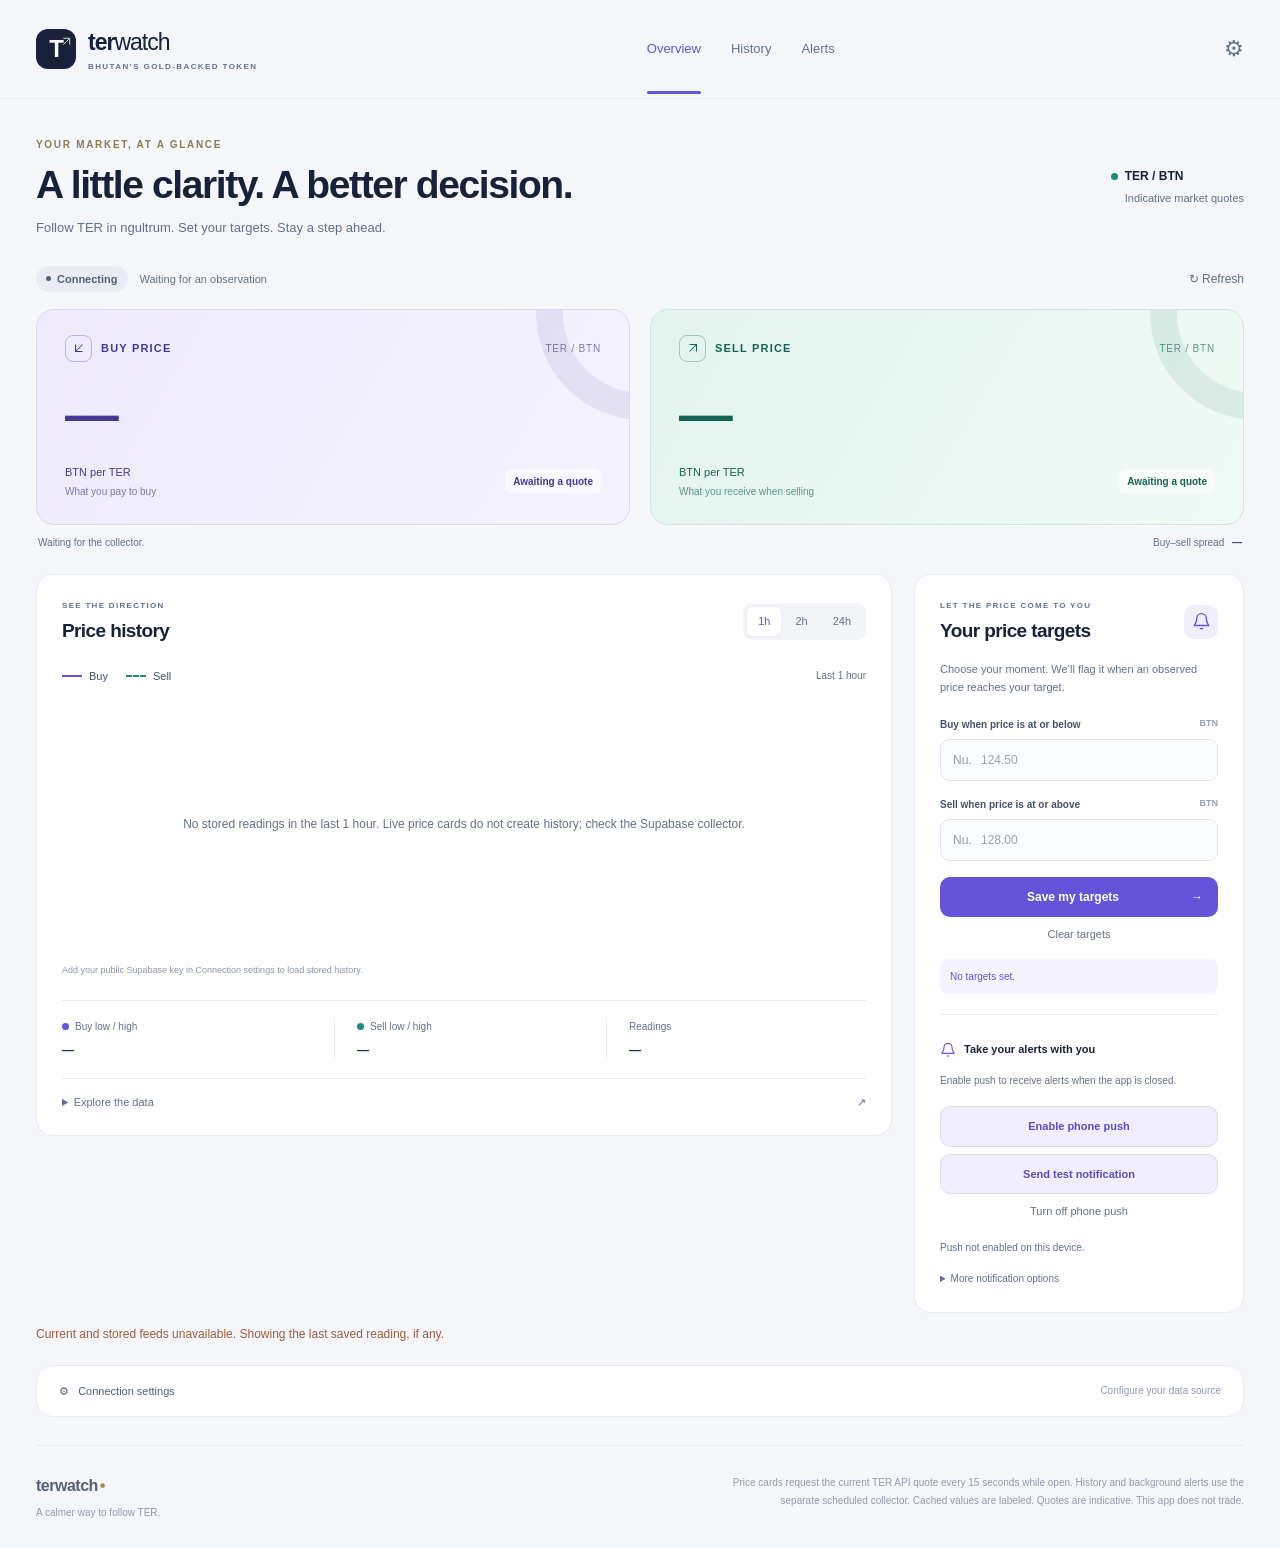
<file: pwa/index.html>
<!doctype html>
<html lang="en"><head><meta charset="utf-8"><meta name="viewport" content="width=device-width,initial-scale=1"><meta name="theme-color" content="#111827"><meta name="apple-mobile-web-app-capable" content="yes"><meta name="referrer" content="no-referrer"><link rel="manifest" href="manifest.webmanifest"><link rel="icon" href="icon.svg"><link rel="stylesheet" href="style.css"><title>TER Watch · Your market, at a glance</title></head>
<body><a class="skip-link" href="#overview">Skip to dashboard</a><header><a href="./" class="brand"><span class="brand-mark">T<span><svg viewBox="0 0 24 24" fill="none" stroke="currentColor" stroke-width="1.8" aria-hidden="true"><path d="M6 18 18 6M6 6h12v12"/></svg></span></span><span>ter<span class="brand-light">watch</span><small>BHUTAN’S GOLD-BACKED TOKEN</small></span></a><nav aria-label="Main"><a href="#overview" class="nav-active">Overview</a><a href="#history-section">History</a><a href="#targets-section">Alerts</a></nav><div class="header-actions"><button id="install" class="secondary" hidden>↓ Install app</button><a href="#connection" class="settings-link" aria-label="Connection settings">⚙</a></div></header>
<main id="overview"><section class="page-heading"><div><div class="eyebrow">YOUR MARKET, AT A GLANCE</div><h1>A little clarity.<br class="mobile-break"> A better decision.</h1><p class="intro">Follow TER in ngultrum. Set your targets. Stay a step ahead.</p></div><div class="market-label"><span class="live-dot"></span>TER / BTN<span class="market-label-sub">Indicative market quotes</span></div></section>
<div class="market-strip"><span id="health" class="badge" data-state="waiting">Connecting</span><span id="seen">Waiting for an observation</span><button id="refresh" class="text-button">↻ Refresh</button></div>
<section class="quote-grid" aria-label="Current market prices"><article class="price-card buy-card"><div class="card-top"><span class="card-label"><span class="price-icon"><svg viewBox="0 0 24 24" fill="none" stroke="currentColor" stroke-width="1.8" aria-hidden="true"><path d="M18 6 6 18M6 6v12h12"/></svg></span> BUY PRICE</span><span class="pair">TER / BTN</span></div><div id="price" class="amount">—</div><div class="card-bottom"><span>BTN per TER<span class="muted-caption">What you pay to buy</span></span><span id="buy-movement" class="movement">Awaiting a quote</span></div></article><article class="price-card sell-card"><div class="card-top"><span class="card-label"><span class="price-icon"><svg viewBox="0 0 24 24" fill="none" stroke="currentColor" stroke-width="1.8" aria-hidden="true"><path d="M6 18 18 6M6 6h12v12"/></svg></span> SELL PRICE</span><span class="pair">TER / BTN</span></div><div id="sell-price" class="amount">—</div><div class="card-bottom"><span>BTN per TER<span class="muted-caption">What you receive when selling</span></span><span id="sell-movement" class="movement">Awaiting a quote</span></div></article></section>
<div class="quote-meta"><p id="freshness">Waiting for the collector.</p><p>Buy–sell spread <strong id="spread">—</strong></p></div>
<div class="dashboard-grid"><section class="panel history" id="history-section"><div class="section-heading"><div><div class="eyebrow">SEE THE DIRECTION</div><h2>Price history</h2></div><div class="ranges" aria-label="History range"><button data-hours="1" aria-pressed="true">1h</button><button data-hours="2" aria-pressed="false">2h</button><button data-hours="24" aria-pressed="false">24h</button></div></div><div class="chart-toolbar"><div class="chart-legend" aria-label="Chart legend"><span><i class="legend-line buy-line"></i>Buy</span><span><i class="legend-line sell-line"></i>Sell</span></div><span id="chart-period">Last 1 hour</span></div><div id="chart" role="img" aria-label="Buy and sell price history chart"><div class="empty-chart">Your price journey starts with the first reading.</div></div><p id="chart-note">Bucket averages · gaps indicate missing observations</p><div class="stats dual-stats"><div><i class="legend-dot"></i>Buy low / high<strong id="buy-range">—</strong></div><div><i class="legend-dot sell-dot"></i>Sell low / high<strong id="sell-range">—</strong></div><div>Readings<strong id="samples">—</strong></div></div><details class="chart-data"><summary>Explore the data <span>↗</span></summary><div class="table-wrap"><table><thead><tr><th>Time</th><th>Average buy BTN</th><th>Average sell BTN</th><th>Readings</th></tr></thead><tbody id="rows"></tbody></table></div></details></section>
<aside class="panel alert-settings" id="targets-section"><div class="section-heading"><div><div class="eyebrow">LET THE PRICE COME TO YOU</div><h2>Your price targets</h2></div><span class="bell-icon"><svg viewBox="0 0 24 24" fill="none" stroke="currentColor" stroke-width="1.7" aria-hidden="true"><path d="M18 8a6 6 0 0 0-12 0c0 7-3 7-3 9h18c0-2-3-2-3-9ZM10 21h4"/></svg></span></div><p class="section-description">Choose your moment. We’ll flag it when an observed price reaches your target.</p><form id="alert-settings"><label for="buy-target">Buy when price is at or below <span>BTN</span></label><div class="input-wrap"><span>Nu.</span><input id="buy-target" type="number" min="0.0001" step="0.0001" inputmode="decimal" placeholder="124.50"></div><label for="sell-target">Sell when price is at or above <span>BTN</span></label><div class="input-wrap"><span>Nu.</span><input id="sell-target" type="number" min="0.0001" step="0.0001" inputmode="decimal" placeholder="128.00"></div><button class="primary full">Save my targets <span>→</span></button><button id="clear-alerts" type="button" class="text-button full">Clear targets</button></form><p id="alert-status" class="target-summary" role="status" aria-live="polite">No targets set.</p><div id="alert-banner" role="alert" hidden></div><div class="push-panel"><div class="push-heading"><span class="mini-icon"><svg viewBox="0 0 24 24" fill="none" stroke="currentColor" stroke-width="1.7" aria-hidden="true"><path d="M18 8a6 6 0 0 0-12 0c0 7-3 7-3 9h18c0-2-3-2-3-9ZM10 21h4"/></svg></span><strong>Take your alerts with you</strong></div><p>Enable push to receive alerts when the app is closed.</p><button id="enable-push" type="button" class="secondary full">Enable phone push</button><button id="test-push" type="button" class="secondary full">Send test notification</button><button id="disable-push" type="button" class="text-button full">Turn off phone push</button><p id="push-status" role="status">Push not enabled on this device.</p><details><summary>More notification options</summary><button id="enable-notifications" type="button" class="secondary full">Enable open-app notifications</button><p id="notification-status">Delivery depends on browser and phone permissions. On iPhone, install to your Home Screen first.</p><label for="vapid-key">Public push key</label><input id="vapid-key" autocomplete="off" placeholder="Loaded automatically"></details></div></aside></div>
<p id="message" role="status" aria-live="polite"></p><details class="panel settings" id="connection"><summary><span>⚙ &nbsp; Connection settings</span><span>Configure your data source</span></summary><p>Connect with your public Supabase project URL and publishable key or legacy anon key. Never enter a service-role key, TER password, or OTP.</p><form id="settings"><div class="connection-grid"><label>Project URL<input id="url" type="url" required placeholder="https://your-project.supabase.co"></label><label>Public project key<input id="key" required autocomplete="off" placeholder="sb_publishable_… or legacy anon key"></label></div><button class="primary">Save connection</button></form></details>
<footer><div><a href="./" class="footer-brand">terwatch<span>•</span></a><span>A calmer way to follow TER.</span></div><p>Price cards request the current TER API quote every 15 seconds while open. History and background alerts use the separate scheduled collector. Cached values are labeled. Quotes are indicative. This app does not trade.</p></footer></main><script src="config.js"></script><script src="public-config.js"></script><script src="chart-model.js"></script><script src="quote-sync.js"></script><script src="alerts.js"></script><script src="realtime.js"></script><script src="app.js" defer></script><script src="push-auth.js"></script><script src="push.js" defer></script></body></html>
</file>
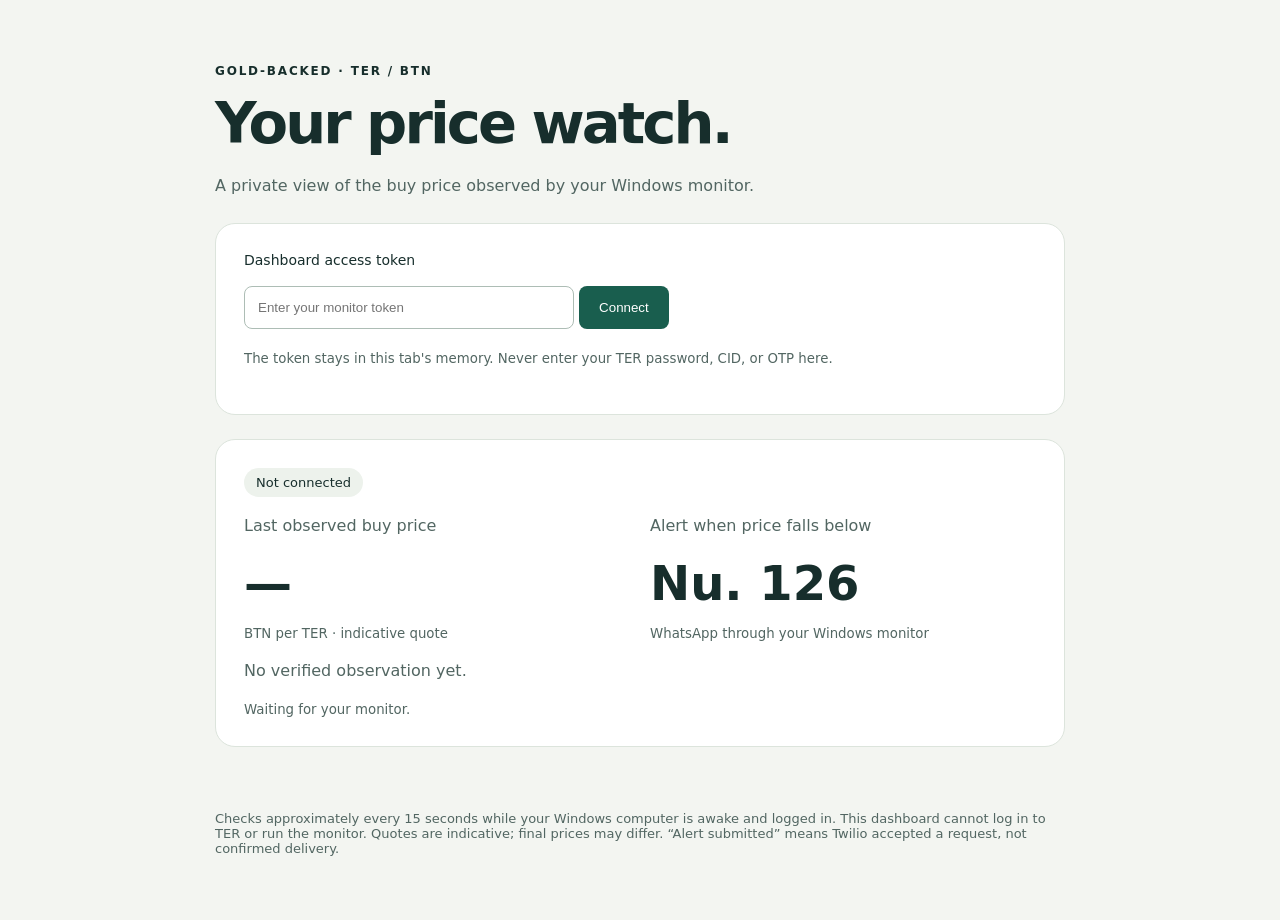
<file: web/index.html>
<!doctype html>
<html lang="en"><head><meta charset="utf-8"><meta name="viewport" content="width=device-width,initial-scale=1"><title>TER price watch</title>
<style>
:root{font-family:system-ui,sans-serif;color:#172e2c;background:#f3f5f1}body{max-width:850px;margin:64px auto;padding:0 22px}h1{font-size:clamp(2rem,6vw,3.6rem);letter-spacing:-.05em;margin:12px 0}p{line-height:1.6;color:#526662}.eyebrow{letter-spacing:.15em;font-size:12px;font-weight:700}section{background:white;padding:28px;border:1px solid #dce4dc;border-radius:20px;margin:24px 0}.grid{display:grid;grid-template-columns:1fr 1fr;gap:20px}.amount{font-size:clamp(1.7rem,5vw,3rem);font-weight:650;margin:12px 0}label{display:block;font-size:14px;margin-bottom:10px}input{padding:13px;border:1px solid #adbdb5;border-radius:8px;max-width:100%;box-sizing:border-box;width:330px}button{padding:14px 20px;background:#195e4e;color:white;border:0;border-radius:8px;cursor:pointer;margin-top:8px}small{color:#526662}.badge{padding:7px 12px;background:#edf2ec;border-radius:20px;display:inline-block;font-size:13px}#message{min-height:24px}footer{font-size:13px;color:#526662} @media(max-width:500px){.grid{grid-template-columns:1fr}body{margin-top:30px}}
</style></head><body>
<div class="eyebrow">GOLD-BACKED · TER / BTN</div><h1>Your price watch.</h1><p>A private view of the buy price observed by your Windows monitor.</p>
<section id="access"><label for="token">Dashboard access token</label><input id="token" type="password" autocomplete="off" placeholder="Enter your monitor token"> <button id="connect">Connect</button><p><small>The token stays in this tab's memory. Never enter your TER password, CID, or OTP here.</small></p></section>
<section><span class="badge" id="health">Not connected</span><div class="grid"><div><p>Last observed buy price</p><div class="amount" id="price">—</div><small>BTN per TER · indicative quote</small></div><div><p>Alert when price falls below</p><div class="amount" id="target">Nu. 126</div><small>WhatsApp through your Windows monitor</small></div></div><p id="alert">No verified observation yet.</p><small id="seen">Waiting for your monitor.</small></section>
<p id="message" role="status" aria-live="polite"></p><button id="disconnect" hidden>Disconnect</button>
<footer>Checks approximately every 15 seconds while your Windows computer is awake and logged in. This dashboard cannot log in to TER or run the monitor. Quotes are indicative; final prices may differ. “Alert submitted” means Twilio accepted a request, not confirmed delivery.</footer>
<script>
let token='', timer, busy=false; const el=id=>document.getElementById(id);
async function refresh(){if(!token||busy)return;busy=true;try{const r=await fetch('/api/status',{headers:{Authorization:'Bearer '+token},cache:'no-store'});if(!r.ok)throw Error(r.status===401?'Access token rejected.':'Status service unavailable. Check Vercel configuration.');const {status:s}=await r.json();el('message').textContent='';if(!s){el('health').textContent='Waiting for Windows monitor';return;}const age=(Date.now()-Date.parse(s.received_at))/1000;el('health').textContent=age<=60&&age>=-10?'Monitor reporting':'Stale · check Windows monitor';el('price').textContent='Nu. '+s.price;el('target').textContent='Nu. '+s.threshold;el('alert').textContent=s.alerted?'Alert submitted for this price dip.':'No alert submitted for the current price dip.';el('seen').textContent='Last received: '+new Date(s.received_at).toLocaleString();}catch(e){el('health').textContent='Disconnected';el('message').textContent=e.message;}finally{busy=false;}}
el('connect').onclick=()=>{token=el('token').value.trim();el('token').value='';if(!token)return;el('disconnect').hidden=false;clearInterval(timer);refresh();timer=setInterval(refresh,15000);};
el('disconnect').onclick=()=>{token='';clearInterval(timer);el('disconnect').hidden=true;el('health').textContent='Disconnected';el('price').textContent='—';el('alert').textContent='No verified observation yet.';el('seen').textContent='Waiting for your monitor.';};
</script></body></html>
</file>
<file: pwa/style.css>
:root{font:14px/1.5 -apple-system,BlinkMacSystemFont,"Segoe UI",sans-serif;color:#17213a;background:#f4f6fa;--muted:#65718a;--line:#e7eaf1;--purple:#6554d9;--mint:#1b8d77}*{box-sizing:border-box}html{scroll-behavior:smooth;scroll-padding-top:25px}body{margin:0}button,input,a,summary{-webkit-tap-highlight-color:transparent}a{color:inherit;text-decoration:none}button,input{font:inherit}button{cursor:pointer;border:0;border-radius:10px;padding:11px 15px;transition:background .2s,transform .2s}button:hover{filter:brightness(.96)}button:active{transform:translateY(1px)}button:focus-visible,a:focus-visible,input:focus-visible,summary:focus-visible{outline:3px solid #8574ef;outline-offset:4px}[hidden]{display:none!important}.skip-link{position:absolute;top:-80px;background:#fff;padding:15px;z-index:3}.skip-link:focus{top:10px}header{display:flex;align-items:center;justify-content:space-between;max-width:1280px;padding:25px 36px;margin:auto;border-bottom:1px solid var(--line);gap:24px}.brand{display:flex;align-items:center;gap:12px;font-size:23px;font-weight:800;letter-spacing:-1px}.brand-mark{position:relative;display:grid;place-items:center;width:40px;height:40px;border-radius:12px;background:#192039;color:#fff;font-size:24px}.brand-mark span{font-size:15px;color:#b9f2c9;position:absolute;right:5px;top:0}.brand-light{font-weight:400}.brand small{display:block;font-size:8px;letter-spacing:1.4px;font-weight:600;color:var(--muted);margin-top:1px}nav{display:flex;gap:30px;align-items:center;color:var(--muted);font-size:13px}nav a{padding:8px 0}.nav-active{color:var(--purple);position:relative}.nav-active:after{content:"";position:absolute;height:3px;border-radius:3px;background:var(--purple);bottom:-27px;left:0;right:0}.header-actions{display:flex;align-items:center;gap:20px}.settings-link{font-size:22px;color:var(--muted)}main{max-width:1280px;margin:auto;padding:38px 36px 0}.page-heading{display:flex;justify-content:space-between;align-items:center;gap:25px;margin-bottom:27px}.eyebrow{font-size:10px;letter-spacing:1.7px;font-weight:750;color:#8b7d52}h1{font-size:clamp(27px,3.2vw,39px);letter-spacing:-1.4px;line-height:1.2;margin:10px 0}.intro{color:var(--muted);margin:0;font-size:13px}.mobile-break{display:none}.market-label{font-size:12px;font-weight:700;white-space:nowrap}.market-label-sub{display:block;font-weight:400;font-size:11px;color:var(--muted);margin:5px 0 0 14px}.live-dot{display:inline-block;width:7px;height:7px;border-radius:50%;background:var(--mint);margin-right:7px}.market-strip{display:flex;align-items:center;gap:12px;font-size:11px;color:var(--muted);margin-bottom:16px}.badge{border-radius:20px;background:#e9edf3;color:#52617a;font-weight:650;padding:5px 10px;display:inline-flex;align-items:center;gap:6px}.badge:before{content:"";height:5px;width:5px;border-radius:50%;background:currentColor}.badge[data-state=fresh]{background:#e2f3e9;color:#287955}.badge[data-state=stale],.badge[data-state=cached]{background:#fff0d5;color:#94611e}.market-strip .text-button{margin-left:auto;font-size:12px;padding:5px 0}.quote-grid{display:grid;grid-template-columns:1fr 1fr;gap:20px}.price-card{position:relative;padding:25px 28px;border-radius:18px;overflow:hidden;border:1px solid #dcd7f5;transition:box-shadow .4s}.buy-card{background:linear-gradient(120deg,#eeeafa,#f5f2ff);color:#473795}.sell-card{background:linear-gradient(120deg,#e2f3ee,#f0faf6);border-color:#cee8df;color:#146453}.price-card:after{content:"";position:absolute;width:160px;height:160px;border:1px solid currentColor;border-radius:50%;right:-95px;top:-78px;opacity:.09;box-shadow:0 0 0 26px currentColor}.card-top,.card-bottom{display:flex;justify-content:space-between;align-items:center;gap:12px}.card-label{font-size:11px;font-weight:750;letter-spacing:1.2px;display:flex;align-items:center;gap:9px}.price-icon{display:inline-grid;place-items:center;width:27px;height:27px;border:1px solid #bfb2e5;border-radius:8px;font-size:17px}.sell-card .price-icon{border-color:#9cccb9}.pair{font-size:10px;opacity:.65;letter-spacing:.8px}.amount{font-size:clamp(32px,4.2vw,54px);font-weight:650;letter-spacing:-2px;line-height:1.2;margin:20px 0 18px;font-variant-numeric:tabular-nums}.card-bottom{font-size:11px}.muted-caption{display:block;opacity:.65;font-size:10px;margin-top:3px}.movement{padding:5px 8px;border-radius:7px;background:#ffffff70;font-size:10px;font-weight:600;white-space:nowrap}.price-card.changed{box-shadow:0 0 0 3px #8b7be742}.quote-meta{display:flex;justify-content:space-between;font-size:10px;color:var(--muted);gap:16px;margin:10px 2px 24px}.quote-meta p{margin:0}.quote-meta strong{color:#3c4960;margin-left:5px}.dashboard-grid{display:grid;grid-template-columns:minmax(0,1fr) 330px;gap:22px;align-items:start}.panel{border:1px solid var(--line);border-radius:17px;background:#fff;padding:25px}.section-heading{display:flex;justify-content:space-between;align-items:center;gap:15px}h2{font-size:19px;letter-spacing:-.6px;font-weight:650;line-height:1.3;margin:7px 0 0}.section-heading .eyebrow{font-size:8px;letter-spacing:1.3px;color:var(--muted)}.ranges{display:flex;gap:3px;background:#f3f4f8;padding:4px;border-radius:9px}.ranges button{padding:6px 11px;color:var(--muted);font-size:11px;background:transparent;border-radius:6px}.ranges button[aria-pressed=true]{color:var(--purple);background:#fff;box-shadow:0 1px 5px #17213a0c}.chart-toolbar{display:flex;align-items:center;justify-content:space-between;margin-top:24px;font-size:10px;color:var(--muted)}.chart-side{display:flex;gap:14px}.chart-side button{padding:4px 0;background:none;color:var(--muted);font-size:11px;opacity:.5}.chart-side button[aria-pressed=true]{color:#27314a;opacity:1}.legend-dot{display:inline-block;width:7px;height:7px;border-radius:50%;background:var(--purple);margin-right:6px}.sell-dot{background:var(--mint)}#chart{height:280px;display:grid;place-items:center;overflow:hidden;color:var(--muted);font-size:12px}#chart svg{width:100%;height:100%;overflow:visible}#chart-note{color:#8c95a6;font-size:9px;margin:0 0 22px}.stats{display:grid;grid-template-columns:repeat(3,1fr);padding:18px 0;border-top:1px solid var(--line);gap:12px;font-size:10px;color:var(--muted)}.stats>div+div{border-left:1px solid var(--line);padding-left:22px}.stats strong{display:block;font-size:17px;color:#26334d;font-weight:650;margin-top:6px;font-variant-numeric:tabular-nums}.chart-data{border-top:1px solid var(--line);padding-top:15px;font-size:11px;color:var(--muted)}summary{cursor:pointer}.chart-data summary span{float:right}.table-wrap{overflow:auto;max-height:280px}table{border-collapse:collapse;width:100%;text-align:left;font-size:11px}td,th{padding:10px 8px;border-bottom:1px solid var(--line);white-space:nowrap}.bell-icon{display:grid;place-items:center;width:34px;height:34px;background:#f0edfd;color:var(--purple);border-radius:10px;font-size:22px}.section-description{font-size:11px;color:var(--muted);line-height:1.7;margin:16px 0 20px}.alert-settings label{display:flex;justify-content:space-between;font-size:10px;font-weight:600;color:#44516a;margin-bottom:7px}.alert-settings label span{font-size:9px;color:#9aa1af}.input-wrap{position:relative;margin-bottom:16px}.input-wrap>span{position:absolute;left:13px;top:12px;color:#9099ab;font-size:12px}.input-wrap input{padding-left:40px;margin:0}input{width:100%;border:1px solid #e0e4ed;background:#fafbfe;color:#27314a;border-radius:9px;padding:11px 12px;font-size:12px;min-width:0;margin:7px 0 16px}input::placeholder{color:#9aa3b7}.primary{background:var(--purple);color:white;font-size:12px;font-weight:600}.primary span{float:right}.full{width:100%}.secondary{background:#f0edfc;color:#5d4cbd;border:1px solid #dfd9f3;font-size:11px;font-weight:600}.text-button{background:none;color:var(--muted);font-size:11px;padding:9px}.target-summary{font-size:10px;color:var(--purple);padding:10px;background:#f5f3fd;border-radius:8px;margin:8px 0 0}.push-panel{border-top:1px solid var(--line);margin-top:20px;padding-top:20px}.push-heading{display:flex;align-items:center;gap:8px;font-size:11px}.mini-icon{color:var(--purple);font-size:18px}.push-panel p,.push-panel summary{font-size:10px;color:var(--muted);line-height:1.7}.push-panel .secondary{margin:7px 0 0}.push-panel details{margin-top:14px}.push-panel details button{margin-top:12px}.push-panel details label{margin-top:12px}#push-status{overflow-wrap:anywhere}#alert-banner{padding:13px;background:#fff3d3;color:#80601c;border:1px solid #eedaa7;border-radius:10px;margin-top:14px;font-size:12px}#message{color:#a15c3a;font-size:12px;overflow-wrap:anywhere}.settings{margin-top:22px;padding:17px 22px}.settings summary{display:flex;justify-content:space-between;font-size:11px;color:#536078;gap:10px}.settings summary>span+span{font-size:10px;color:#939bab}.settings p{font-size:11px;color:var(--muted);margin:20px 0}.connection-grid{display:grid;grid-template-columns:1fr 1fr;gap:20px}.connection-grid label{font-size:11px;color:var(--muted)}footer{padding:28px 0;display:flex;justify-content:space-between;gap:40px;border-top:1px solid var(--line);margin-top:28px;color:#939bad;font-size:10px}footer>div{white-space:nowrap;display:flex;flex-direction:column;gap:7px}.footer-brand{font-weight:750;font-size:16px;letter-spacing:-.5px;color:#556079}.footer-brand span{color:#a68a4c;margin-left:2px}footer p{max-width:550px;margin:0;line-height:1.8;text-align:right}@media(min-width:1400px){main{padding-top:48px}}@media(max-width:1000px){.dashboard-grid{grid-template-columns:minmax(0,1fr) 300px}.panel{padding:20px}.amount{font-size:40px}.stats strong{font-size:14px}.stats>div+div{padding-left:12px}}@media(max-width:800px){header{padding:20px 22px}main{padding:28px 22px 0}nav{gap:20px}.brand small{display:none}.dashboard-grid{grid-template-columns:1fr}.alert-settings{max-width:none}.quote-grid{gap:14px}.price-card{padding:20px}.amount{font-size:36px}.market-label-sub{display:none}.quote-meta{margin-bottom:20px}#chart{height:290px}.panel{padding:23px}.stats strong{font-size:18px}.alert-settings form{max-width:none}.alert-settings label{font-size:12px}.push-panel p,.section-description{font-size:12px}}@media(max-width:520px){header{padding:16px 18px;gap:10px}.brand{font-size:21px;gap:8px}.brand-mark{width:32px;height:32px;border-radius:9px;font-size:20px}nav{gap:14px;font-size:11px}.header-actions{gap:10px}.header-actions .secondary{font-size:0;padding:7px}.header-actions .secondary:before{content:'↓';font-size:16px}.settings-link{font-size:20px}main{padding:25px 16px 0}.page-heading{margin-bottom:20px;align-items:start}.page-heading .eyebrow{font-size:8px}h1{font-size:29px;letter-spacing:-1px;line-height:1.23;margin:10px 0}.mobile-break{display:initial}.intro{font-size:11px;max-width:270px;line-height:1.7}.market-label{display:none}.market-strip{gap:8px;font-size:9px;flex-wrap:wrap}.badge{padding:5px 8px;font-size:9px}.market-strip .text-button{font-size:10px}.quote-grid{gap:10px}.price-card{padding:16px 13px;border-radius:14px}.card-label{font-size:9px;letter-spacing:.7px;gap:6px}.price-icon{width:21px;height:21px;font-size:14px;border-radius:6px}.pair{display:none}.amount{font-size:clamp(23px,6.6vw,34px);letter-spacing:-1.1px;margin:20px 0 15px}.card-bottom{display:block;font-size:9px}.muted-caption{font-size:8px}.movement{display:inline-block;margin-top:12px;font-size:8px;padding:4px 6px}.quote-meta{font-size:9px;flex-direction:column;gap:5px}.quote-meta p:first-child{max-width:100%}.panel{padding:20px 16px;border-radius:14px}.section-heading{gap:10px}h2{font-size:18px}.ranges button{padding:6px 9px;font-size:10px}.section-heading .eyebrow{font-size:7px}#chart{height:240px}.stats strong{font-size:15px}.stats>div+div{padding-left:14px}.chart-toolbar{font-size:9px}.settings summary>span+span{display:none}.connection-grid{grid-template-columns:1fr;gap:0}input{font-size:16px}.input-wrap>span{top:14px}.settings{padding:16px}footer{flex-direction:column;gap:18px}footer p{text-align:left}.alert-settings .primary{padding:14px}.text-button{min-height:36px}.price-card.changed{box-shadow:0 0 0 2px #8b7be742}}@media(prefers-reduced-motion:reduce){html{scroll-behavior:auto}*{transition:none!important}}

@media(max-width:380px){nav a:nth-child(2){display:none}.brand{font-size:19px}nav{gap:12px}.stats strong{font-size:13px}}

.price-icon svg{width:14px;height:14px}.bell-icon svg{width:19px;height:19px}.mini-icon svg{width:16px;height:16px;vertical-align:middle}.brand-mark span{width:13px;height:13px;right:3px;top:3px}.brand-mark svg{width:13px;height:13px}

.chart-legend{display:flex;align-items:center;gap:18px;font-size:11px;color:#44516a}.chart-legend>span{display:flex;align-items:center;gap:7px}.legend-line{display:inline-block;width:20px;border-top:2px solid #6554d9}.legend-line.sell-line{border-top:2px dashed #1b8d77}.dual-stats strong{font-size:12px;line-height:1.7}.dual-stats strong{white-space:normal;font-variant-numeric:tabular-nums}@media(max-width:520px){.dual-stats{grid-template-columns:1fr 1fr}.dual-stats>div:nth-child(3){grid-column:1 / -1;border-left:0;border-top:1px solid var(--line);padding:12px 0 0}.dual-stats strong{font-size:11px}}
.history{min-width:0}.table-wrap{max-width:100%}
</file>
